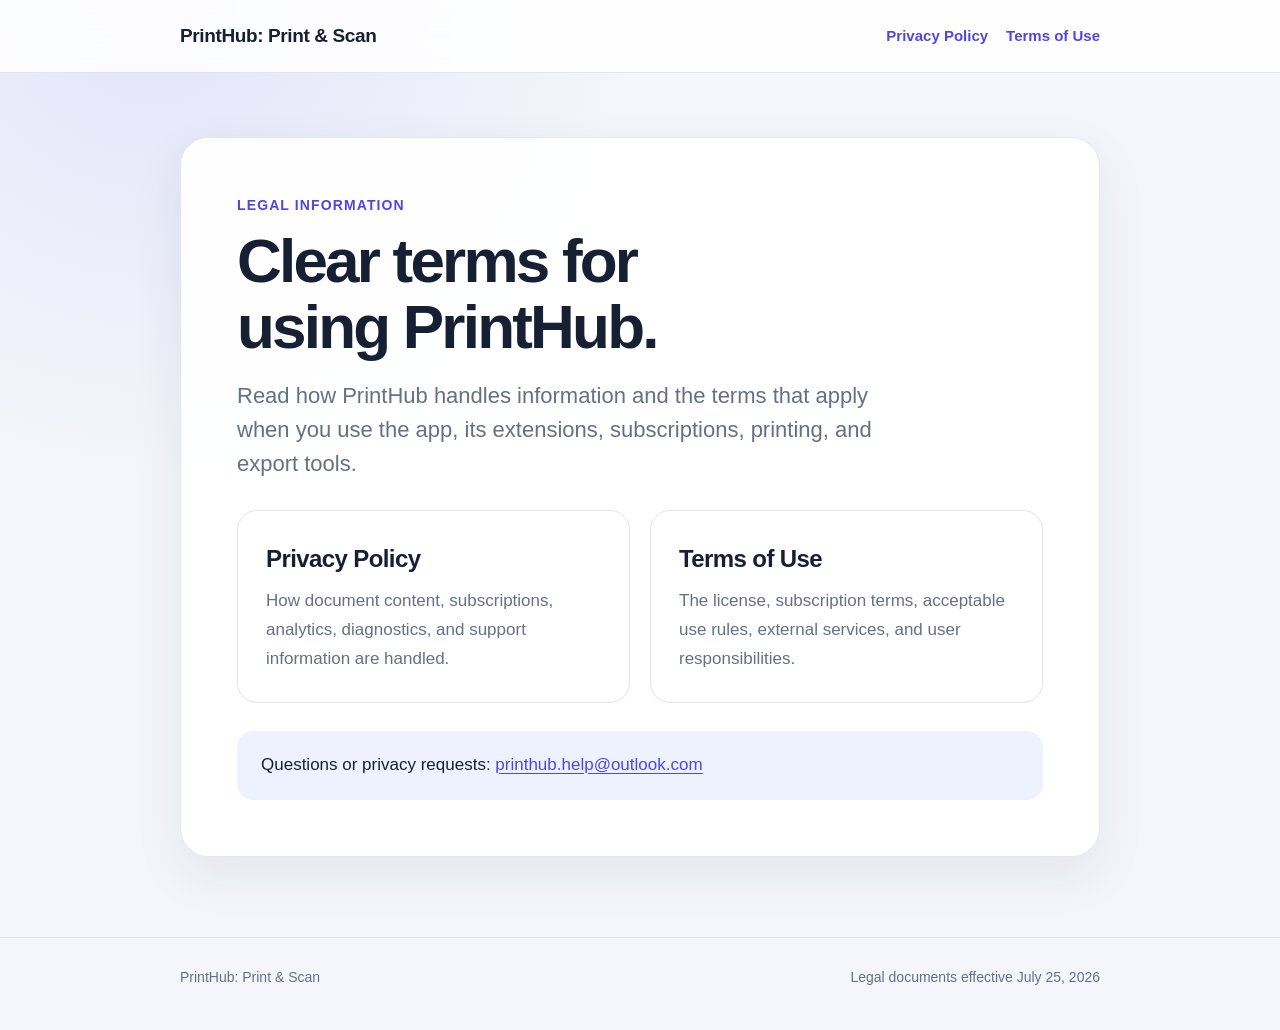
<file: index.html>
<!doctype html>
<html lang="en">
<head>
  <meta charset="utf-8">
  <meta name="viewport" content="width=device-width, initial-scale=1">
  <meta name="description" content="Privacy Policy and Terms of Use for PrintHub: Print & Scan.">
  <title>PrintHub Legal</title>
  <link rel="stylesheet" href="styles.css">
</head>
<body>
  <header class="site-header">
    <div class="site-header__inner">
      <a class="brand" href="index.html">PrintHub: Print &amp; Scan</a>
      <nav class="site-nav" aria-label="Legal documents">
        <a href="privacy.html">Privacy Policy</a>
        <a href="terms.html">Terms of Use</a>
      </nav>
    </div>
  </header>

  <main class="page">
    <div class="hero">
      <p class="eyebrow">Legal information</p>
      <h1>Clear terms for using PrintHub.</h1>
      <p class="hero__lead">
        Read how PrintHub handles information and the terms that apply when you
        use the app, its extensions, subscriptions, printing, and export tools.
      </p>

      <div class="cards">
        <a class="card" href="privacy.html">
          <h2>Privacy Policy</h2>
          <p>How document content, subscriptions, analytics, diagnostics, and support information are handled.</p>
        </a>
        <a class="card" href="terms.html">
          <h2>Terms of Use</h2>
          <p>The license, subscription terms, acceptable use rules, external services, and user responsibilities.</p>
        </a>
      </div>

      <p class="contact-note">
        Questions or privacy requests:
        <a href="mailto:printhub.help@outlook.com">printhub.help@outlook.com</a>
      </p>
    </div>
  </main>

  <footer class="site-footer">
    <div class="site-footer__inner">
      <span>PrintHub: Print &amp; Scan</span>
      <span>Legal documents effective July 25, 2026</span>
    </div>
  </footer>
</body>
</html>
</file>
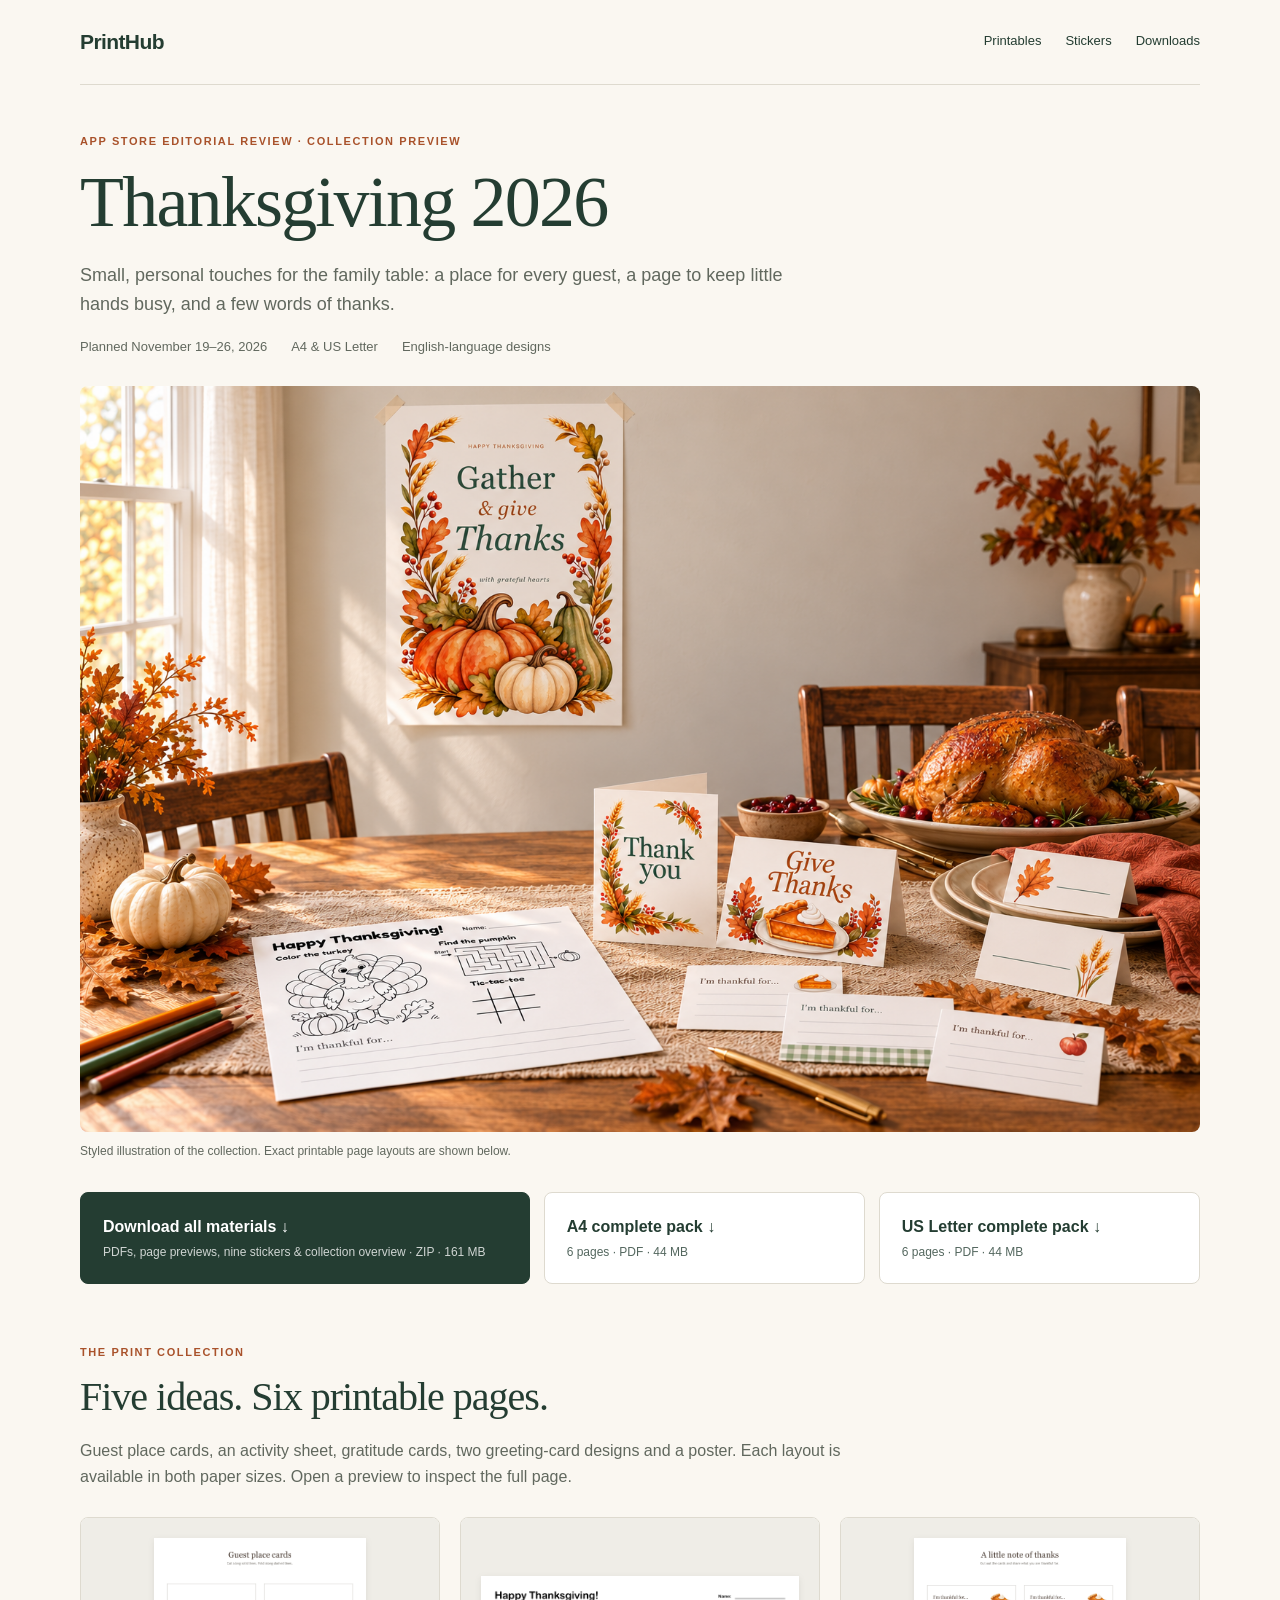
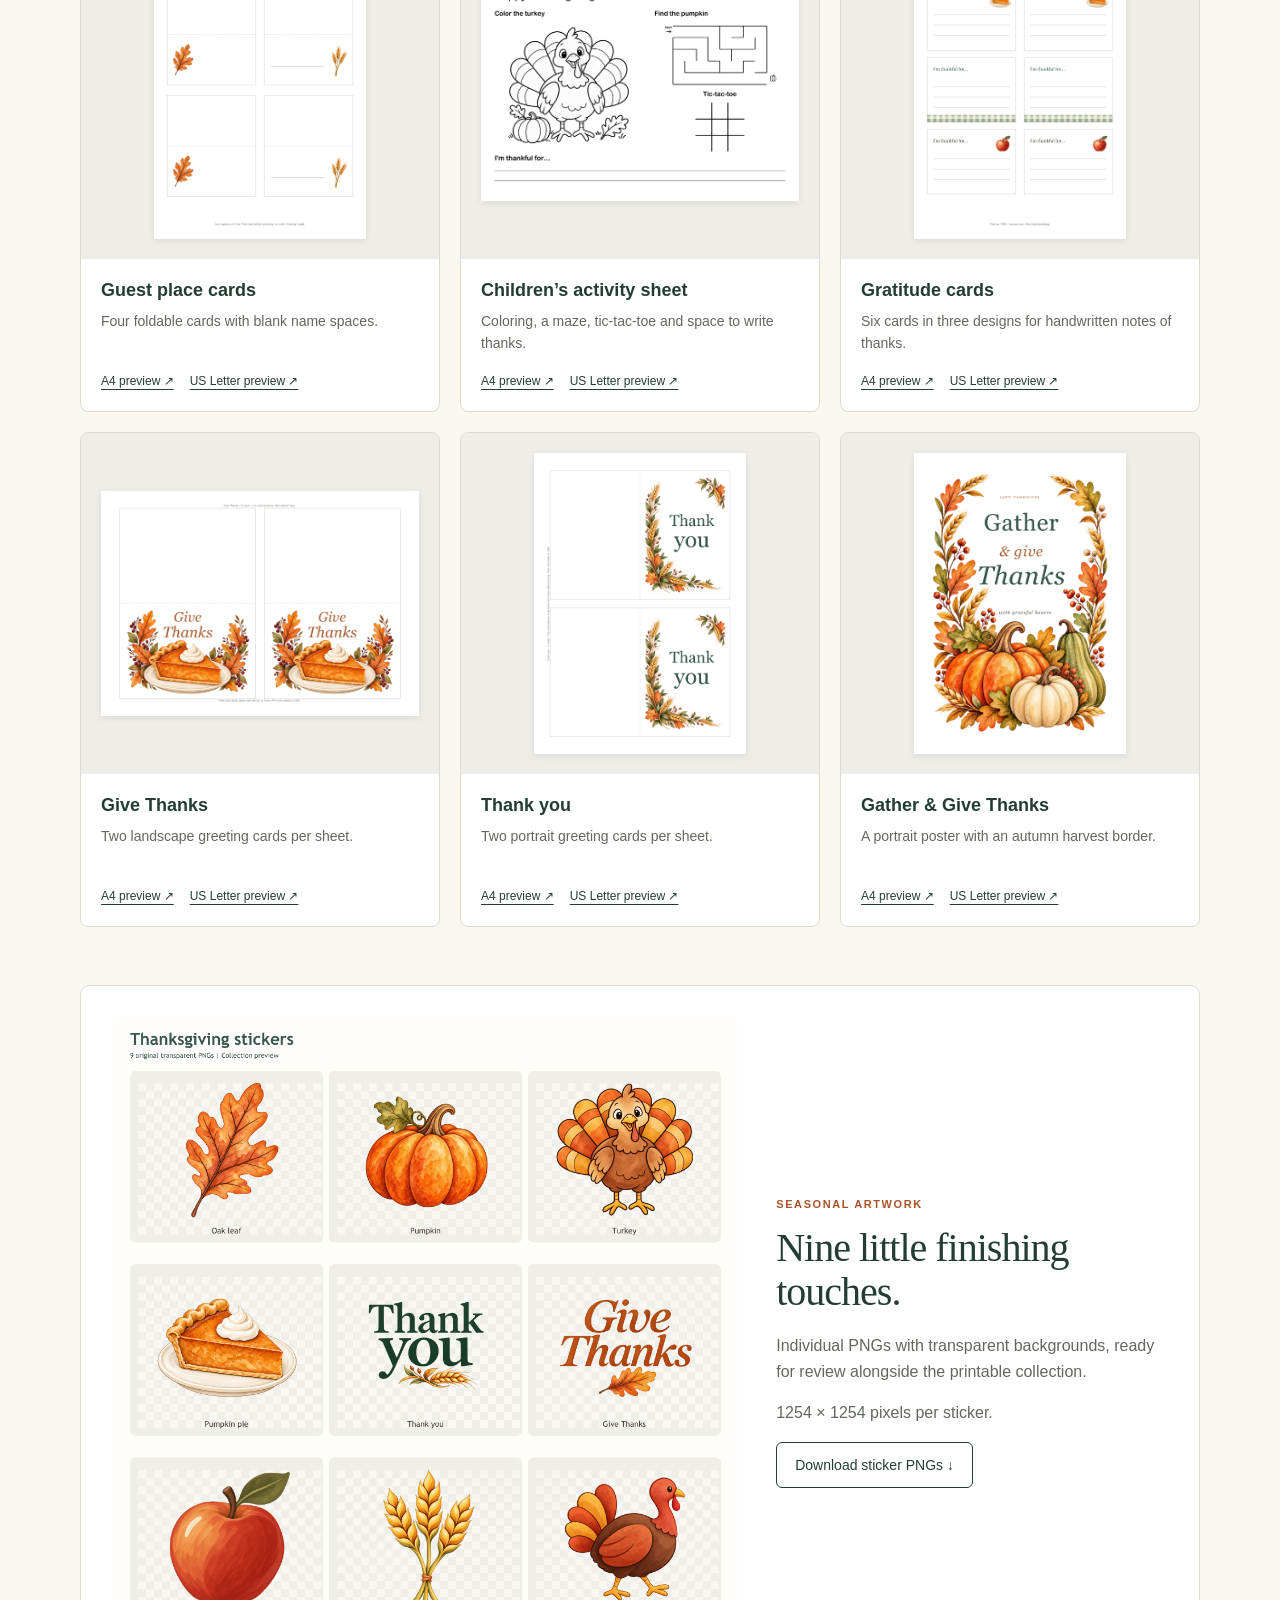
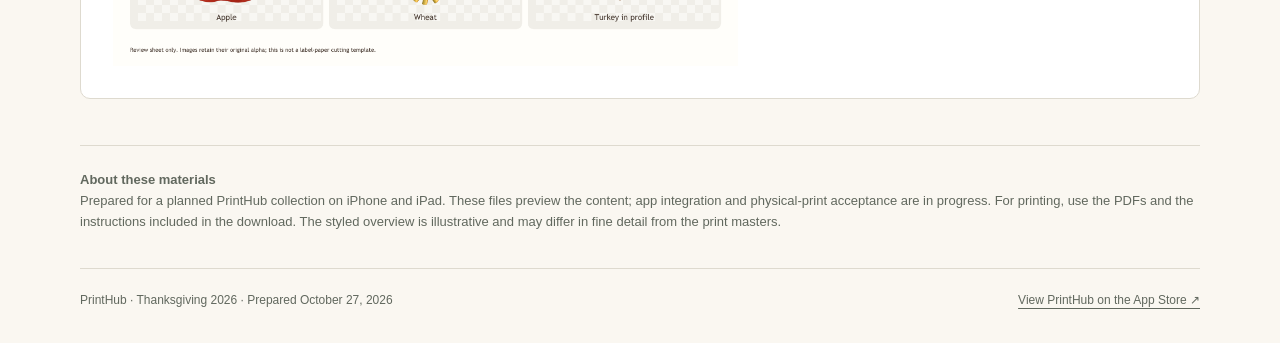
<file: thanksgiving-2026/index.html>
<!doctype html>
<html lang="en"><head><meta charset="utf-8"><meta name="viewport" content="width=device-width, initial-scale=1"><meta name="robots" content="noindex,nofollow"><meta name="description" content="PrintHub Thanksgiving 2026 collection: editorial previews, A4 and US Letter PDFs, and nine seasonal sticker designs."><title>Thanksgiving 2026 — PrintHub collection preview</title>
<style>
:root{--paper:#faf7f1;--ink:#243d32;--muted:#61685e;--copper:#a9522b;--line:#dedacf}*{box-sizing:border-box}body{margin:0;background:var(--paper);color:var(--ink);font-family:-apple-system,BlinkMacSystemFont,"Segoe UI",sans-serif;line-height:1.6}a{color:inherit;text-underline-offset:4px}a:focus-visible{outline:3px solid var(--copper);outline-offset:5px}header,main,footer{width:min(1120px,calc(100% - 48px));margin:auto}header{display:flex;align-items:center;justify-content:space-between;padding:25px 0;border-bottom:1px solid var(--line)}.brand{font-weight:750;font-size:21px;text-decoration:none;letter-spacing:-.6px}.eyebrow{font-size:11px;font-weight:700;letter-spacing:1.6px;text-transform:uppercase;color:var(--copper)}nav{display:flex;gap:24px;font-size:13px}nav a{text-decoration:none}.intro{padding:48px 0 28px;max-width:800px}h1,h2{font-family:Georgia,"Times New Roman",serif;font-weight:400;line-height:1.1;margin:13px 0 19px;letter-spacing:-1.8px}h1{font-size:clamp(45px,6vw,72px)}h2{font-size:40px;letter-spacing:-1px}h3{font-size:18px;margin:0 0 7px;line-height:1.3}.lead{font-size:18px;color:var(--muted);max-width:720px;margin:0 0 18px}.facts{display:flex;flex-wrap:wrap;gap:10px 24px;font-size:13px;color:var(--muted)}figure{margin:0}figure.hero img{display:block;width:100%;height:auto;border-radius:8px}figcaption{font-size:12px;color:var(--muted);margin:10px 0}.downloads{display:grid;grid-template-columns:1.4fr 1fr 1fr;gap:14px;margin:30px 0 60px}.download{display:flex;flex-direction:column;justify-content:center;padding:21px 22px;border:1px solid var(--line);border-radius:8px;text-decoration:none;background:#fff}.download.primary{background:var(--ink);color:#fff;border-color:var(--ink)}.download strong{font-size:16px}.download span{font-size:12px;opacity:.78;margin-top:4px}.download:hover{box-shadow:0 3px 14px #243d3212}.section-head{max-width:800px;margin-bottom:24px}.section-head p{color:var(--muted);margin:0}.grid{display:grid;grid-template-columns:repeat(3,1fr);gap:20px;margin:28px 0 58px}.card{border:1px solid var(--line);border-radius:8px;background:white;overflow:hidden}.preview{display:flex;align-items:center;justify-content:center;padding:20px;aspect-ratio:1.05;background:#efede7}.preview img{width:100%;height:100%;object-fit:contain;filter:drop-shadow(0 2px 3px #00000014)}.card-copy{padding:20px}.card p{font-size:14px;color:var(--muted);margin:0 0 18px;min-height:44px}.preview-links{display:flex;gap:16px;flex-wrap:wrap;font-size:12px}.stickers{display:grid;grid-template-columns:1.6fr 1fr;gap:38px;align-items:center;padding:32px;border:1px solid var(--line);border-radius:10px;background:#fff;margin-bottom:46px}.stickers img{display:block;width:100%;height:auto}.stickers p{color:var(--muted)}.button{display:inline-block;border:1px solid var(--ink);padding:11px 18px;border-radius:6px;text-decoration:none;font-size:14px}.note{border-top:1px solid var(--line);padding:24px 0 36px;font-size:13px;color:var(--muted)}footer{border-top:1px solid var(--line);padding:22px 0 32px;display:flex;justify-content:space-between;gap:16px;font-size:12px;color:var(--muted)}@media(max-width:800px){.grid{grid-template-columns:repeat(2,1fr)}.downloads{grid-template-columns:1fr 1fr}.download.primary{grid-column:1/-1}.stickers{grid-template-columns:1fr;gap:15px}}@media(max-width:520px){header,main,footer{width:calc(100% - 32px)}header{gap:14px}.eyebrow{font-size:10px}nav{gap:14px;font-size:12px}.intro{padding-top:32px}h1{letter-spacing:-1px}.grid{grid-template-columns:1fr}.downloads{grid-template-columns:1fr}.stickers{padding:20px}.card p{min-height:0}.facts{gap:5px 16px}footer{flex-direction:column}}
</style></head><body>
<header><a class="brand" href="https://apps.apple.com/us/app/printhub-printer-scanner/id6794062278">PrintHub</a><nav aria-label="Page sections"><a href="#printables">Printables</a><a href="#stickers">Stickers</a><a href="#downloads">Downloads</a></nav></header>
<main><section class="intro"><div class="eyebrow">App Store editorial review · Collection preview</div><h1>Thanksgiving 2026</h1><p class="lead">Small, personal touches for the family table: a place for every guest, a page to keep little hands busy, and a few words of thanks.</p><div class="facts"><span>Planned November 19–26, 2026</span><span>A4 &amp; US Letter</span><span>English-language designs</span></div></section>
<figure class="hero"><img src="assets/collection-overview.png" width="1536" height="1024" alt="Thanksgiving collection arranged on a table: cards, children's activity sheet, plates, autumn decorations and a roast turkey, with an unframed poster on the wall."><figcaption>Styled illustration of the collection. Exact printable page layouts are shown below.</figcaption></figure>
<section class="downloads" id="downloads" aria-label="Download materials"><a class="download primary" href="https://github.com/chematiks/printhub-legal/releases/download/thanksgiving-2026-materials/PrintHub-Thanksgiving-2026-Materials.zip"><strong>Download all materials ↓</strong><span>PDFs, page previews, nine stickers &amp; collection overview · ZIP · 161 MB</span></a><a class="download" href="https://github.com/chematiks/printhub-legal/releases/download/thanksgiving-2026-materials/PrintHub-Thanksgiving-A4.pdf"><strong>A4 complete pack ↓</strong><span>6 pages · PDF · 44 MB</span></a><a class="download" href="https://github.com/chematiks/printhub-legal/releases/download/thanksgiving-2026-materials/PrintHub-Thanksgiving-US-Letter.pdf"><strong>US Letter complete pack ↓</strong><span>6 pages · PDF · 44 MB</span></a></section>
<section id="printables"><div class="section-head"><div class="eyebrow">The print collection</div><h2>Five ideas. Six printable pages.</h2><p>Guest place cards, an activity sheet, gratitude cards, two greeting-card designs and a poster. Each layout is available in both paper sizes. Open a preview to inspect the full page.</p></div><div class="grid"><article class="card" id="guest-place-cards"><a class="preview" href="assets/a4-1.png" target="_blank" rel="noopener" aria-label="Open Guest place cards full-size A4 preview"><img src="assets/a4-1.png" alt="Guest place cards — exact PDF page preview" loading="lazy"></a><div class="card-copy"><h3>Guest place cards</h3><p>Four foldable cards with blank name spaces.</p><div class="preview-links"><a href="assets/a4-1.png" target="_blank" rel="noopener">A4 preview ↗</a><a href="assets/letter-1.png" target="_blank" rel="noopener">US Letter preview ↗</a></div></div></article><article class="card" id="kids-activity-sheet"><a class="preview" href="assets/a4-2.png" target="_blank" rel="noopener" aria-label="Open Children’s activity sheet full-size A4 preview"><img src="assets/a4-2.png" alt="Children’s activity sheet — exact PDF page preview" loading="lazy"></a><div class="card-copy"><h3>Children’s activity sheet</h3><p>Coloring, a maze, tic-tac-toe and space to write thanks.</p><div class="preview-links"><a href="assets/a4-2.png" target="_blank" rel="noopener">A4 preview ↗</a><a href="assets/letter-2.png" target="_blank" rel="noopener">US Letter preview ↗</a></div></div></article><article class="card" id="gratitude-cards"><a class="preview" href="assets/a4-3.png" target="_blank" rel="noopener" aria-label="Open Gratitude cards full-size A4 preview"><img src="assets/a4-3.png" alt="Gratitude cards — exact PDF page preview" loading="lazy"></a><div class="card-copy"><h3>Gratitude cards</h3><p>Six cards in three designs for handwritten notes of thanks.</p><div class="preview-links"><a href="assets/a4-3.png" target="_blank" rel="noopener">A4 preview ↗</a><a href="assets/letter-3.png" target="_blank" rel="noopener">US Letter preview ↗</a></div></div></article><article class="card" id="give-thanks"><a class="preview" href="assets/a4-4.png" target="_blank" rel="noopener" aria-label="Open Give Thanks full-size A4 preview"><img src="assets/a4-4.png" alt="Give Thanks — exact PDF page preview" loading="lazy"></a><div class="card-copy"><h3>Give Thanks</h3><p>Two landscape greeting cards per sheet.</p><div class="preview-links"><a href="assets/a4-4.png" target="_blank" rel="noopener">A4 preview ↗</a><a href="assets/letter-4.png" target="_blank" rel="noopener">US Letter preview ↗</a></div></div></article><article class="card" id="thank-you"><a class="preview" href="assets/a4-5.png" target="_blank" rel="noopener" aria-label="Open Thank you full-size A4 preview"><img src="assets/a4-5.png" alt="Thank you — exact PDF page preview" loading="lazy"></a><div class="card-copy"><h3>Thank you</h3><p>Two portrait greeting cards per sheet.</p><div class="preview-links"><a href="assets/a4-5.png" target="_blank" rel="noopener">A4 preview ↗</a><a href="assets/letter-5.png" target="_blank" rel="noopener">US Letter preview ↗</a></div></div></article><article class="card" id="poster"><a class="preview" href="assets/a4-6.png" target="_blank" rel="noopener" aria-label="Open Gather &amp; Give Thanks full-size A4 preview"><img src="assets/a4-6.png" alt="Gather &amp; Give Thanks — exact PDF page preview" loading="lazy"></a><div class="card-copy"><h3>Gather &amp; Give Thanks</h3><p>A portrait poster with an autumn harvest border.</p><div class="preview-links"><a href="assets/a4-6.png" target="_blank" rel="noopener">A4 preview ↗</a><a href="assets/letter-6.png" target="_blank" rel="noopener">US Letter preview ↗</a></div></div></article></div></section>
<section id="stickers" class="stickers"><a href="assets/stickers-overview.png" target="_blank" rel="noopener" aria-label="Open full-size overview of all nine stickers"><img src="assets/stickers-overview.png" alt="Nine autumn sticker designs: oak leaf, pumpkin, turkey, pie, Thank you, Give Thanks, apple, wheat and a simple turkey in profile." loading="lazy"></a><div><div class="eyebrow">Seasonal artwork</div><h2>Nine little finishing touches.</h2><p>Individual PNGs with transparent backgrounds, ready for review alongside the printable collection.</p><p>1254 × 1254 pixels per sticker.</p><a class="button" href="https://github.com/chematiks/printhub-legal/releases/download/thanksgiving-2026-materials/PrintHub-Thanksgiving-2026-Stickers.zip">Download sticker PNGs ↓</a></div></section>
<aside class="note"><strong>About these materials</strong><br>Prepared for a planned PrintHub collection on iPhone and iPad. These files preview the content; app integration and physical-print acceptance are in progress. For printing, use the PDFs and the instructions included in the download. The styled overview is illustrative and may differ in fine detail from the print masters.</aside></main>
<footer><span>PrintHub · Thanksgiving 2026 · Prepared October 27, 2026</span><a href="https://apps.apple.com/us/app/printhub-printer-scanner/id6794062278">View PrintHub on the App Store ↗</a></footer></body></html>
</file>
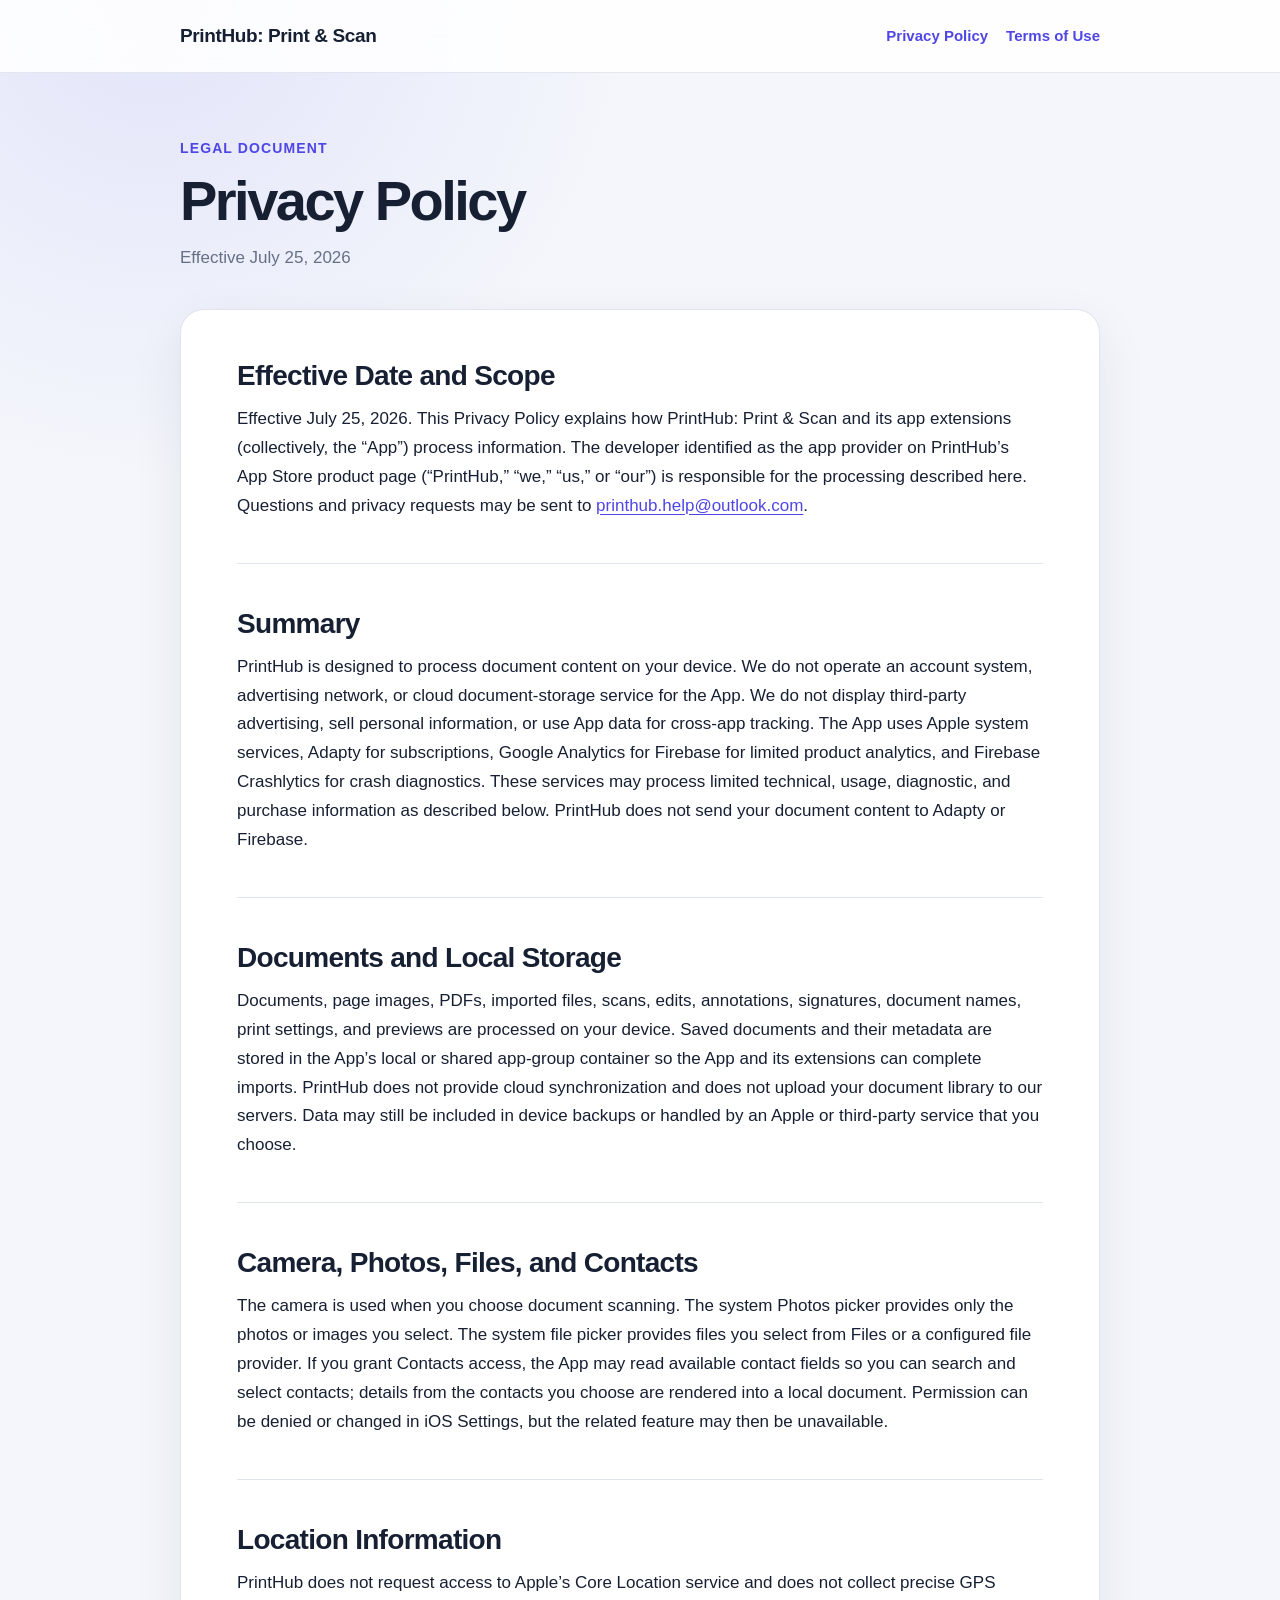
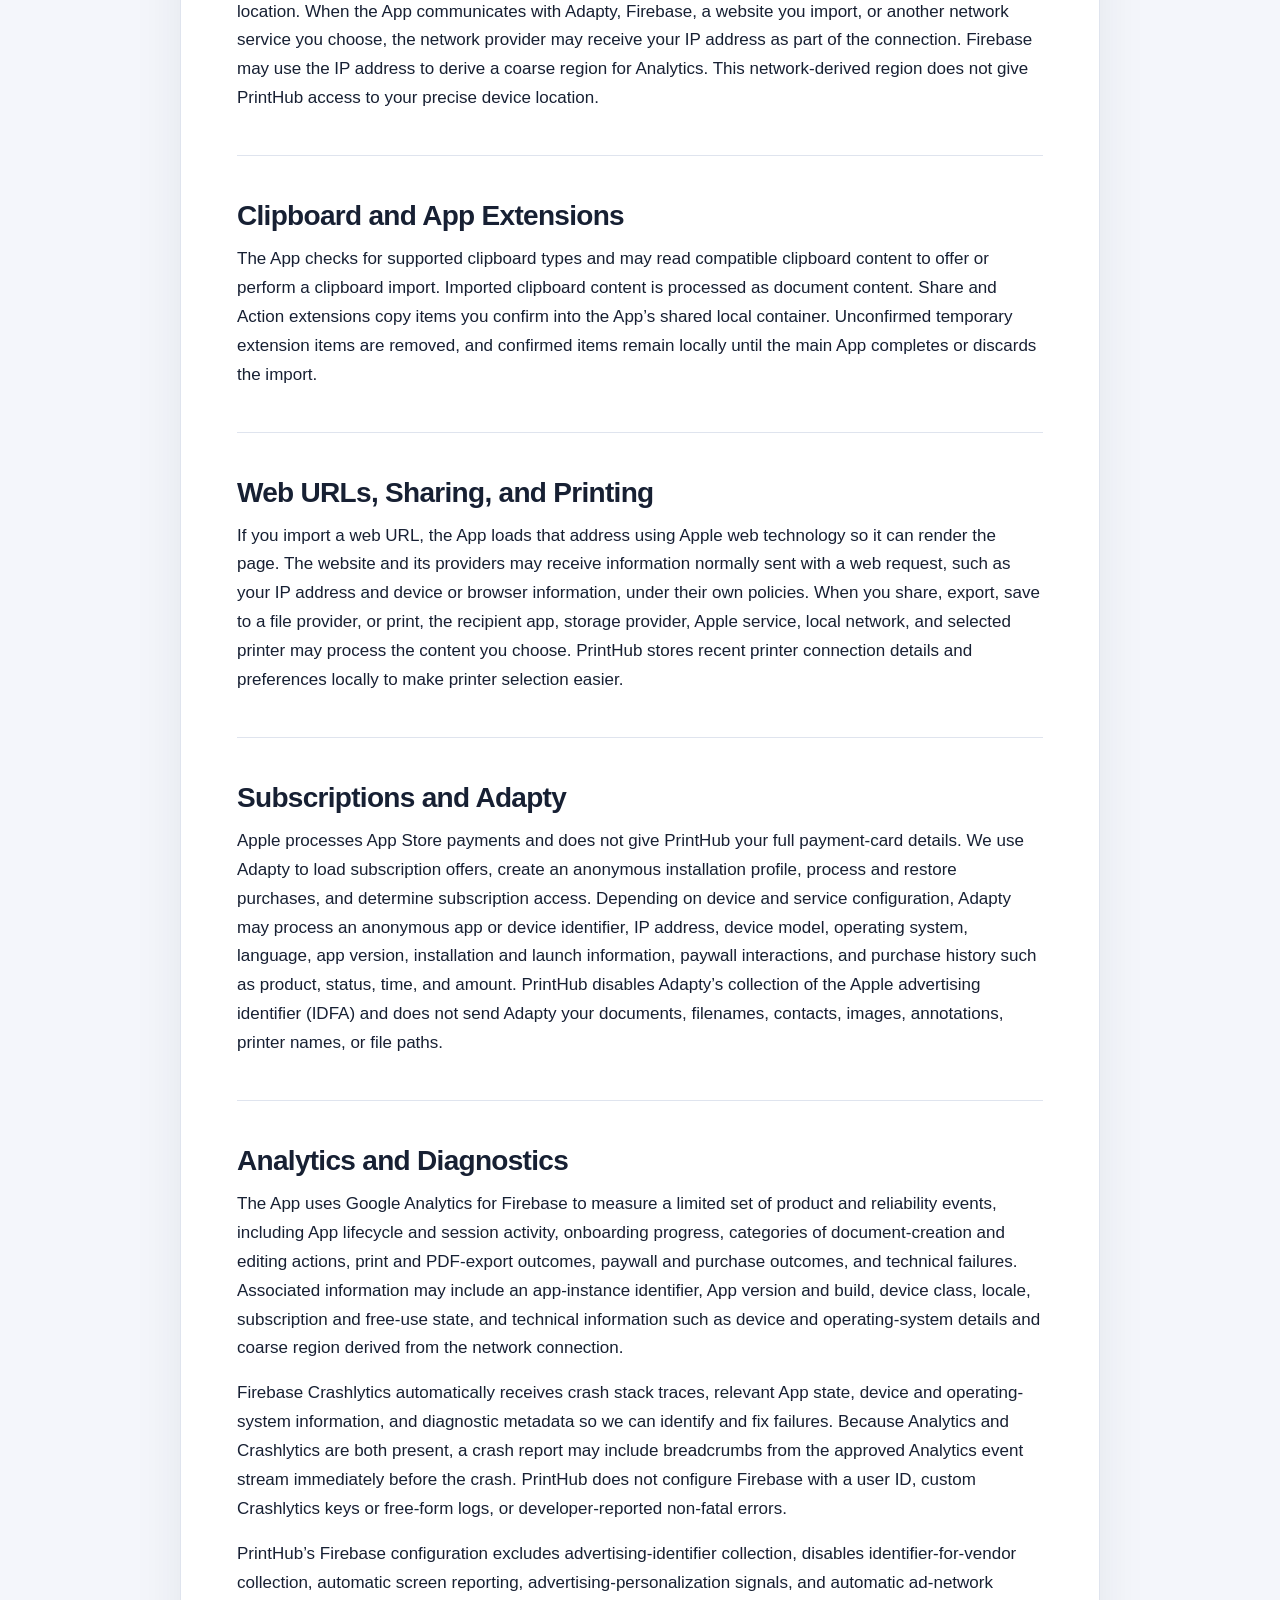
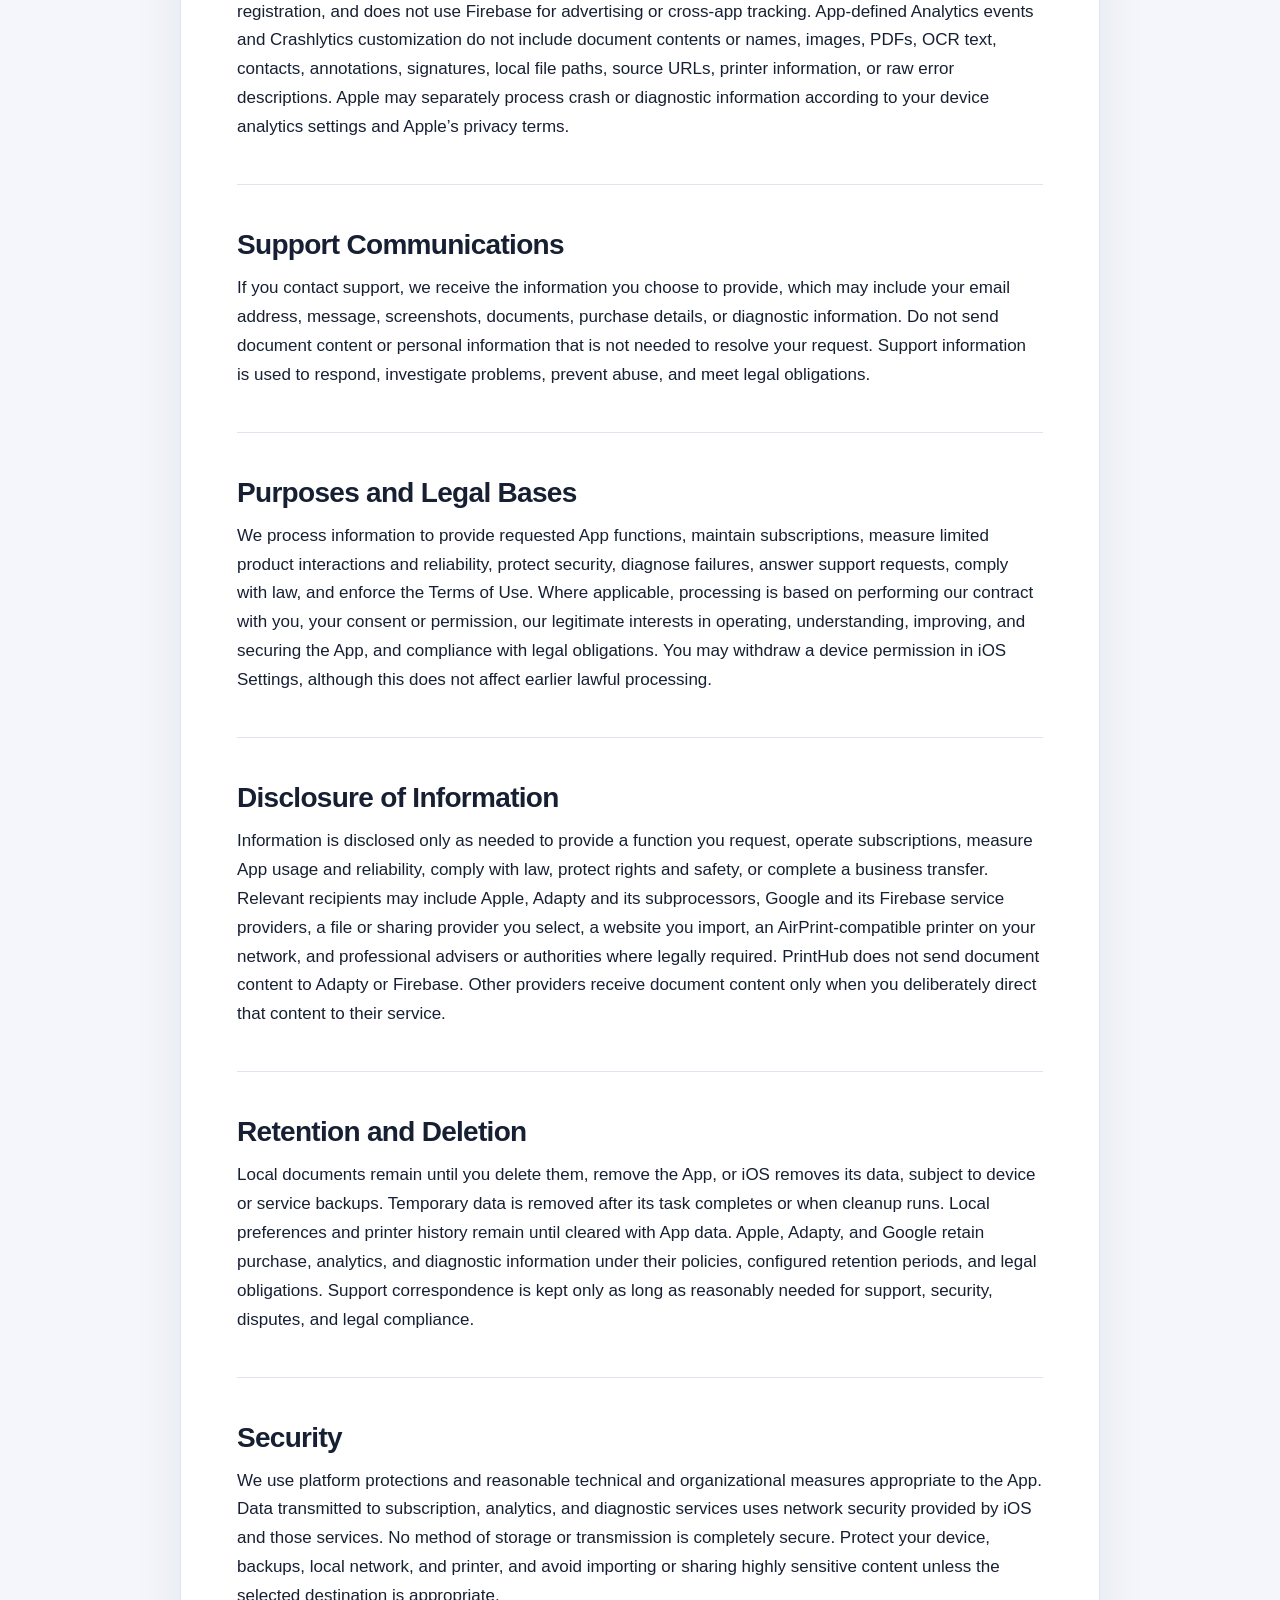
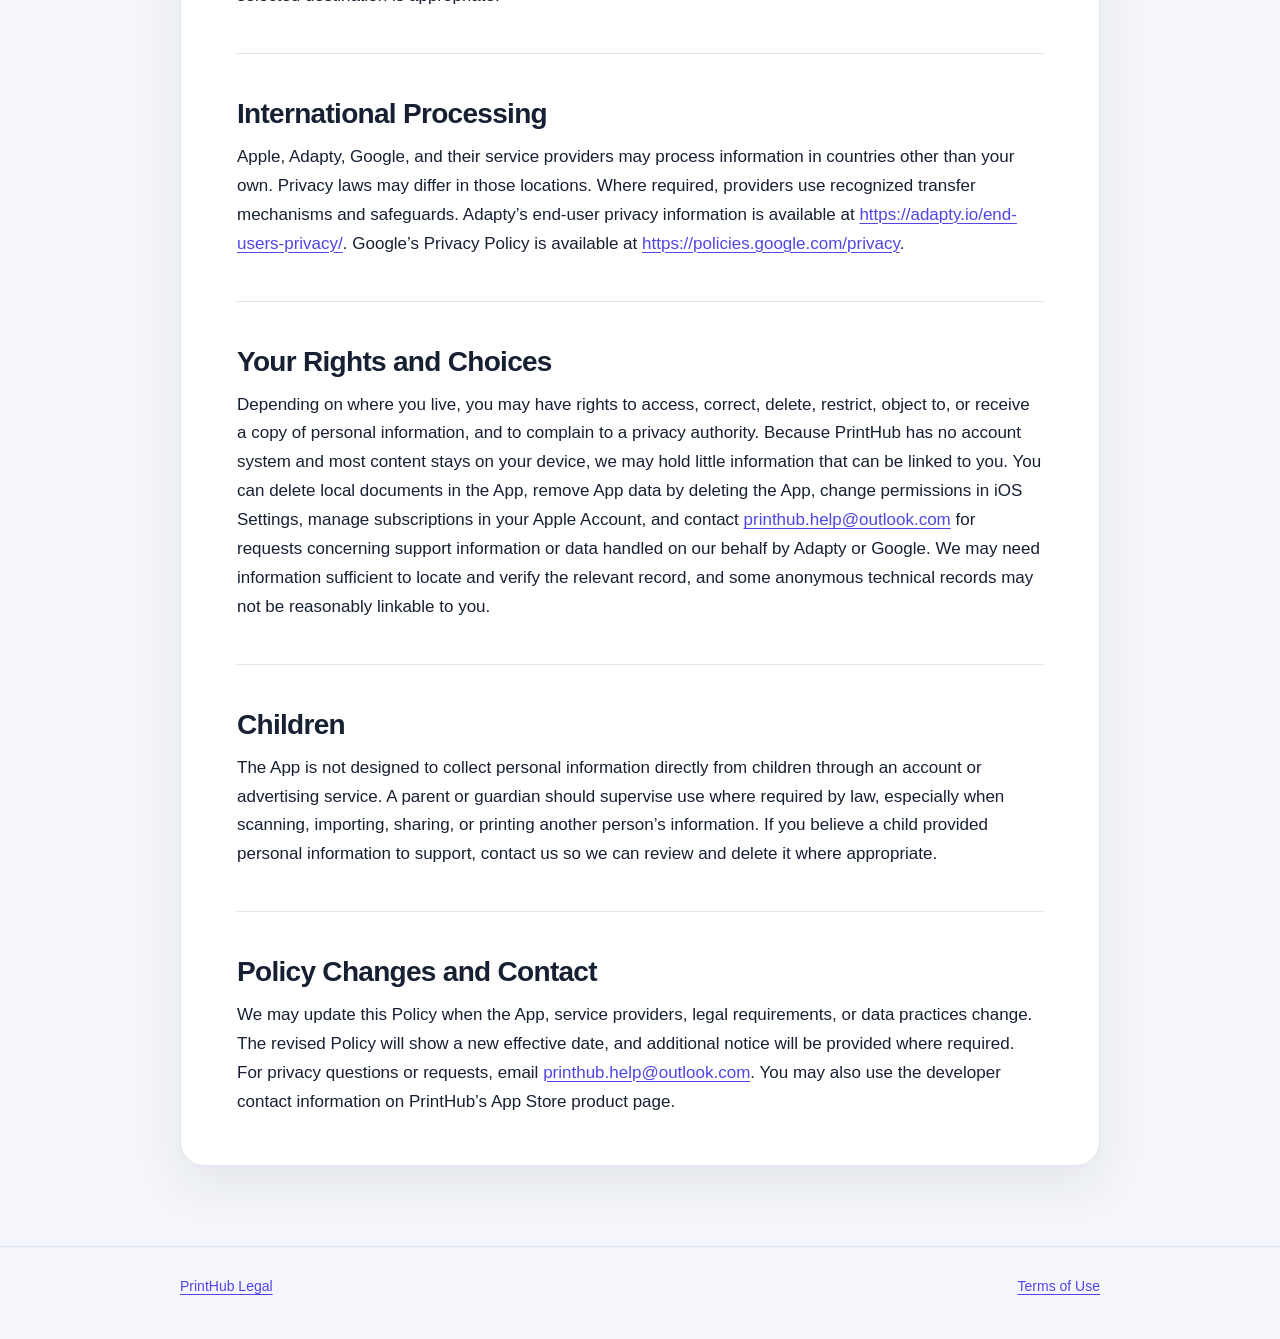
<file: privacy.html>
<!doctype html>
<html lang="en">
<head>
  <meta charset="utf-8">
  <meta name="viewport" content="width=device-width, initial-scale=1">
  <meta name="description" content="Privacy Policy for PrintHub: Print & Scan.">
  <title>Privacy Policy — PrintHub</title>
  <link rel="stylesheet" href="styles.css">
</head>
<body>
  <header class="site-header">
    <div class="site-header__inner">
      <a class="brand" href="index.html">PrintHub: Print &amp; Scan</a>
      <nav class="site-nav" aria-label="Legal documents">
        <a href="privacy.html" aria-current="page">Privacy Policy</a>
        <a href="terms.html">Terms of Use</a>
      </nav>
    </div>
  </header>

  <main class="page">
    <header class="document-header">
      <p class="eyebrow">Legal document</p>
      <h1>Privacy Policy</h1>
      <p class="document-meta">Effective July 25, 2026</p>
    </header>

    <article class="legal-document">
      <section>
        <h2>Effective Date and Scope</h2>
        <p>Effective July 25, 2026. This Privacy Policy explains how PrintHub: Print &amp; Scan and its app extensions (collectively, the “App”) process information. The developer identified as the app provider on PrintHub’s App Store product page (“PrintHub,” “we,” “us,” or “our”) is responsible for the processing described here. Questions and privacy requests may be sent to <a href="mailto:printhub.help@outlook.com">printhub.help@outlook.com</a>.</p>
      </section>

      <section>
        <h2>Summary</h2>
        <p>PrintHub is designed to process document content on your device. We do not operate an account system, advertising network, or cloud document-storage service for the App. We do not display third-party advertising, sell personal information, or use App data for cross-app tracking. The App uses Apple system services, Adapty for subscriptions, Google Analytics for Firebase for limited product analytics, and Firebase Crashlytics for crash diagnostics. These services may process limited technical, usage, diagnostic, and purchase information as described below. PrintHub does not send your document content to Adapty or Firebase.</p>
      </section>

      <section>
        <h2>Documents and Local Storage</h2>
        <p>Documents, page images, PDFs, imported files, scans, edits, annotations, signatures, document names, print settings, and previews are processed on your device. Saved documents and their metadata are stored in the App’s local or shared app-group container so the App and its extensions can complete imports. PrintHub does not provide cloud synchronization and does not upload your document library to our servers. Data may still be included in device backups or handled by an Apple or third-party service that you choose.</p>
      </section>

      <section>
        <h2>Camera, Photos, Files, and Contacts</h2>
        <p>The camera is used when you choose document scanning. The system Photos picker provides only the photos or images you select. The system file picker provides files you select from Files or a configured file provider. If you grant Contacts access, the App may read available contact fields so you can search and select contacts; details from the contacts you choose are rendered into a local document. Permission can be denied or changed in iOS Settings, but the related feature may then be unavailable.</p>
      </section>

      <section>
        <h2>Location Information</h2>
        <p>PrintHub does not request access to Apple’s Core Location service and does not collect precise GPS location. When the App communicates with Adapty, Firebase, a website you import, or another network service you choose, the network provider may receive your IP address as part of the connection. Firebase may use the IP address to derive a coarse region for Analytics. This network-derived region does not give PrintHub access to your precise device location.</p>
      </section>

      <section>
        <h2>Clipboard and App Extensions</h2>
        <p>The App checks for supported clipboard types and may read compatible clipboard content to offer or perform a clipboard import. Imported clipboard content is processed as document content. Share and Action extensions copy items you confirm into the App’s shared local container. Unconfirmed temporary extension items are removed, and confirmed items remain locally until the main App completes or discards the import.</p>
      </section>

      <section>
        <h2>Web URLs, Sharing, and Printing</h2>
        <p>If you import a web URL, the App loads that address using Apple web technology so it can render the page. The website and its providers may receive information normally sent with a web request, such as your IP address and device or browser information, under their own policies. When you share, export, save to a file provider, or print, the recipient app, storage provider, Apple service, local network, and selected printer may process the content you choose. PrintHub stores recent printer connection details and preferences locally to make printer selection easier.</p>
      </section>

      <section>
        <h2>Subscriptions and Adapty</h2>
        <p>Apple processes App Store payments and does not give PrintHub your full payment-card details. We use Adapty to load subscription offers, create an anonymous installation profile, process and restore purchases, and determine subscription access. Depending on device and service configuration, Adapty may process an anonymous app or device identifier, IP address, device model, operating system, language, app version, installation and launch information, paywall interactions, and purchase history such as product, status, time, and amount. PrintHub disables Adapty’s collection of the Apple advertising identifier (IDFA) and does not send Adapty your documents, filenames, contacts, images, annotations, printer names, or file paths.</p>
      </section>

      <section>
        <h2>Analytics and Diagnostics</h2>
        <p>The App uses Google Analytics for Firebase to measure a limited set of product and reliability events, including App lifecycle and session activity, onboarding progress, categories of document-creation and editing actions, print and PDF-export outcomes, paywall and purchase outcomes, and technical failures. Associated information may include an app-instance identifier, App version and build, device class, locale, subscription and free-use state, and technical information such as device and operating-system details and coarse region derived from the network connection.</p>
        <p>Firebase Crashlytics automatically receives crash stack traces, relevant App state, device and operating-system information, and diagnostic metadata so we can identify and fix failures. Because Analytics and Crashlytics are both present, a crash report may include breadcrumbs from the approved Analytics event stream immediately before the crash. PrintHub does not configure Firebase with a user ID, custom Crashlytics keys or free-form logs, or developer-reported non-fatal errors.</p>
        <p>PrintHub’s Firebase configuration excludes advertising-identifier collection, disables identifier-for-vendor collection, automatic screen reporting, advertising-personalization signals, and automatic ad-network registration, and does not use Firebase for advertising or cross-app tracking. App-defined Analytics events and Crashlytics customization do not include document contents or names, images, PDFs, OCR text, contacts, annotations, signatures, local file paths, source URLs, printer information, or raw error descriptions. Apple may separately process crash or diagnostic information according to your device analytics settings and Apple’s privacy terms.</p>
      </section>

      <section>
        <h2>Support Communications</h2>
        <p>If you contact support, we receive the information you choose to provide, which may include your email address, message, screenshots, documents, purchase details, or diagnostic information. Do not send document content or personal information that is not needed to resolve your request. Support information is used to respond, investigate problems, prevent abuse, and meet legal obligations.</p>
      </section>

      <section>
        <h2>Purposes and Legal Bases</h2>
        <p>We process information to provide requested App functions, maintain subscriptions, measure limited product interactions and reliability, protect security, diagnose failures, answer support requests, comply with law, and enforce the Terms of Use. Where applicable, processing is based on performing our contract with you, your consent or permission, our legitimate interests in operating, understanding, improving, and securing the App, and compliance with legal obligations. You may withdraw a device permission in iOS Settings, although this does not affect earlier lawful processing.</p>
      </section>

      <section>
        <h2>Disclosure of Information</h2>
        <p>Information is disclosed only as needed to provide a function you request, operate subscriptions, measure App usage and reliability, comply with law, protect rights and safety, or complete a business transfer. Relevant recipients may include Apple, Adapty and its subprocessors, Google and its Firebase service providers, a file or sharing provider you select, a website you import, an AirPrint-compatible printer on your network, and professional advisers or authorities where legally required. PrintHub does not send document content to Adapty or Firebase. Other providers receive document content only when you deliberately direct that content to their service.</p>
      </section>

      <section>
        <h2>Retention and Deletion</h2>
        <p>Local documents remain until you delete them, remove the App, or iOS removes its data, subject to device or service backups. Temporary data is removed after its task completes or when cleanup runs. Local preferences and printer history remain until cleared with App data. Apple, Adapty, and Google retain purchase, analytics, and diagnostic information under their policies, configured retention periods, and legal obligations. Support correspondence is kept only as long as reasonably needed for support, security, disputes, and legal compliance.</p>
      </section>

      <section>
        <h2>Security</h2>
        <p>We use platform protections and reasonable technical and organizational measures appropriate to the App. Data transmitted to subscription, analytics, and diagnostic services uses network security provided by iOS and those services. No method of storage or transmission is completely secure. Protect your device, backups, local network, and printer, and avoid importing or sharing highly sensitive content unless the selected destination is appropriate.</p>
      </section>

      <section>
        <h2>International Processing</h2>
        <p>Apple, Adapty, Google, and their service providers may process information in countries other than your own. Privacy laws may differ in those locations. Where required, providers use recognized transfer mechanisms and safeguards. Adapty’s end-user privacy information is available at <a href="https://adapty.io/end-users-privacy/">https://adapty.io/end-users-privacy/</a>. Google’s Privacy Policy is available at <a href="https://policies.google.com/privacy">https://policies.google.com/privacy</a>.</p>
      </section>

      <section>
        <h2>Your Rights and Choices</h2>
        <p>Depending on where you live, you may have rights to access, correct, delete, restrict, object to, or receive a copy of personal information, and to complain to a privacy authority. Because PrintHub has no account system and most content stays on your device, we may hold little information that can be linked to you. You can delete local documents in the App, remove App data by deleting the App, change permissions in iOS Settings, manage subscriptions in your Apple Account, and contact <a href="mailto:printhub.help@outlook.com">printhub.help@outlook.com</a> for requests concerning support information or data handled on our behalf by Adapty or Google. We may need information sufficient to locate and verify the relevant record, and some anonymous technical records may not be reasonably linkable to you.</p>
      </section>

      <section>
        <h2>Children</h2>
        <p>The App is not designed to collect personal information directly from children through an account or advertising service. A parent or guardian should supervise use where required by law, especially when scanning, importing, sharing, or printing another person’s information. If you believe a child provided personal information to support, contact us so we can review and delete it where appropriate.</p>
      </section>

      <section>
        <h2>Policy Changes and Contact</h2>
        <p>We may update this Policy when the App, service providers, legal requirements, or data practices change. The revised Policy will show a new effective date, and additional notice will be provided where required. For privacy questions or requests, email <a href="mailto:printhub.help@outlook.com">printhub.help@outlook.com</a>. You may also use the developer contact information on PrintHub’s App Store product page.</p>
      </section>
    </article>
  </main>

  <footer class="site-footer">
    <div class="site-footer__inner">
      <a href="index.html">PrintHub Legal</a>
      <a href="terms.html">Terms of Use</a>
    </div>
  </footer>
</body>
</html>
</file>
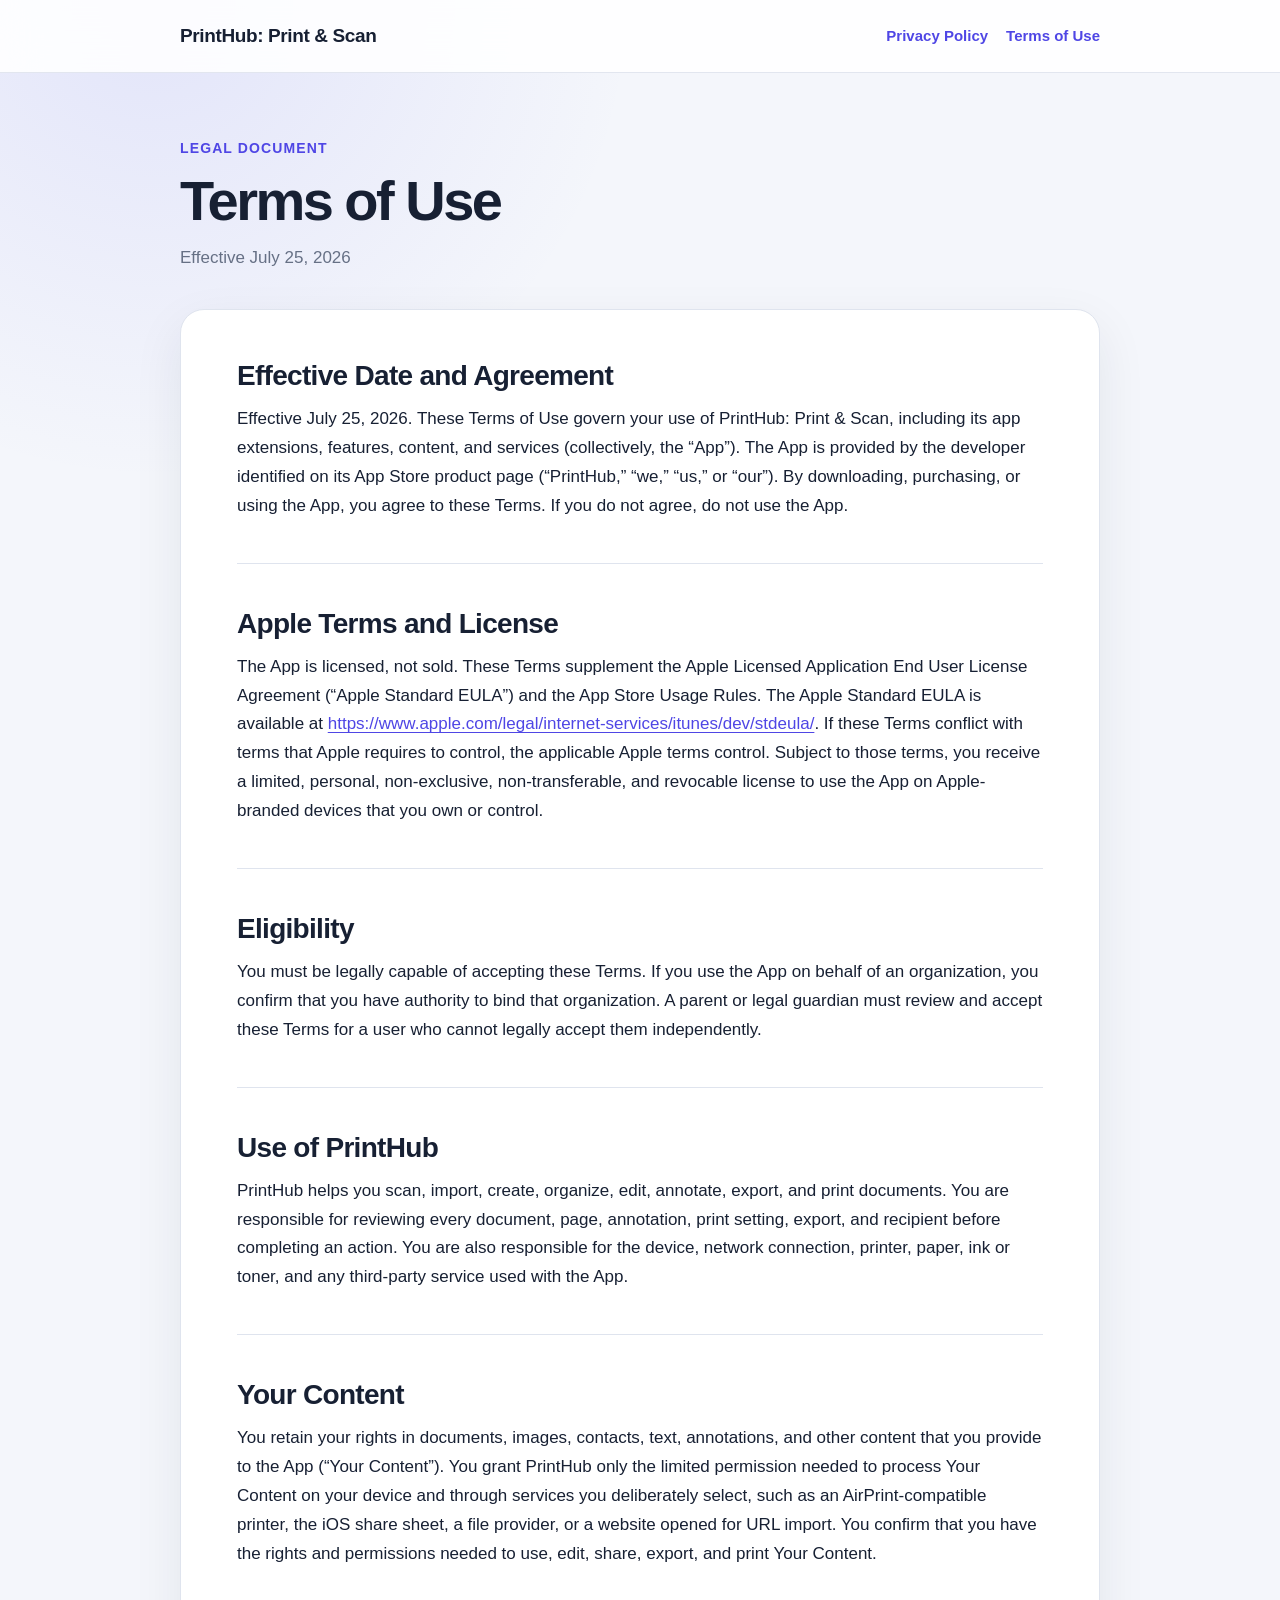
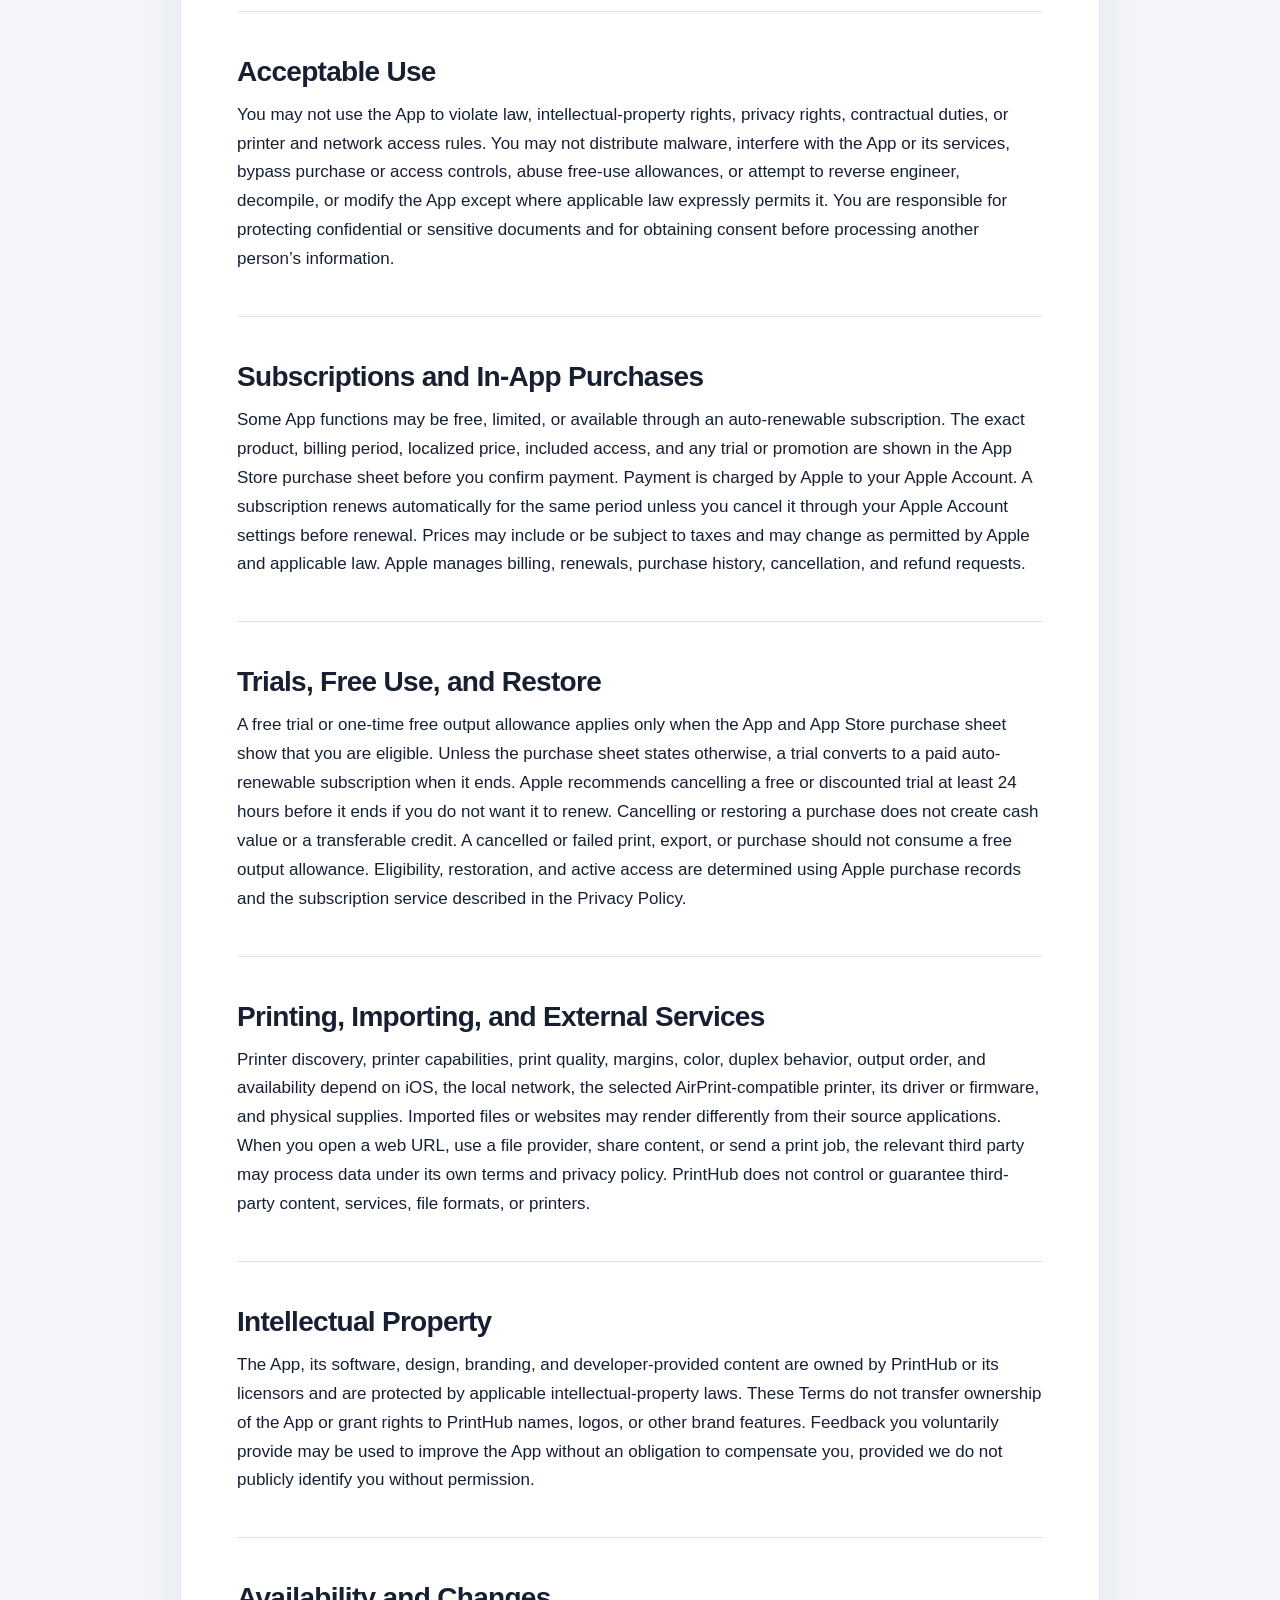
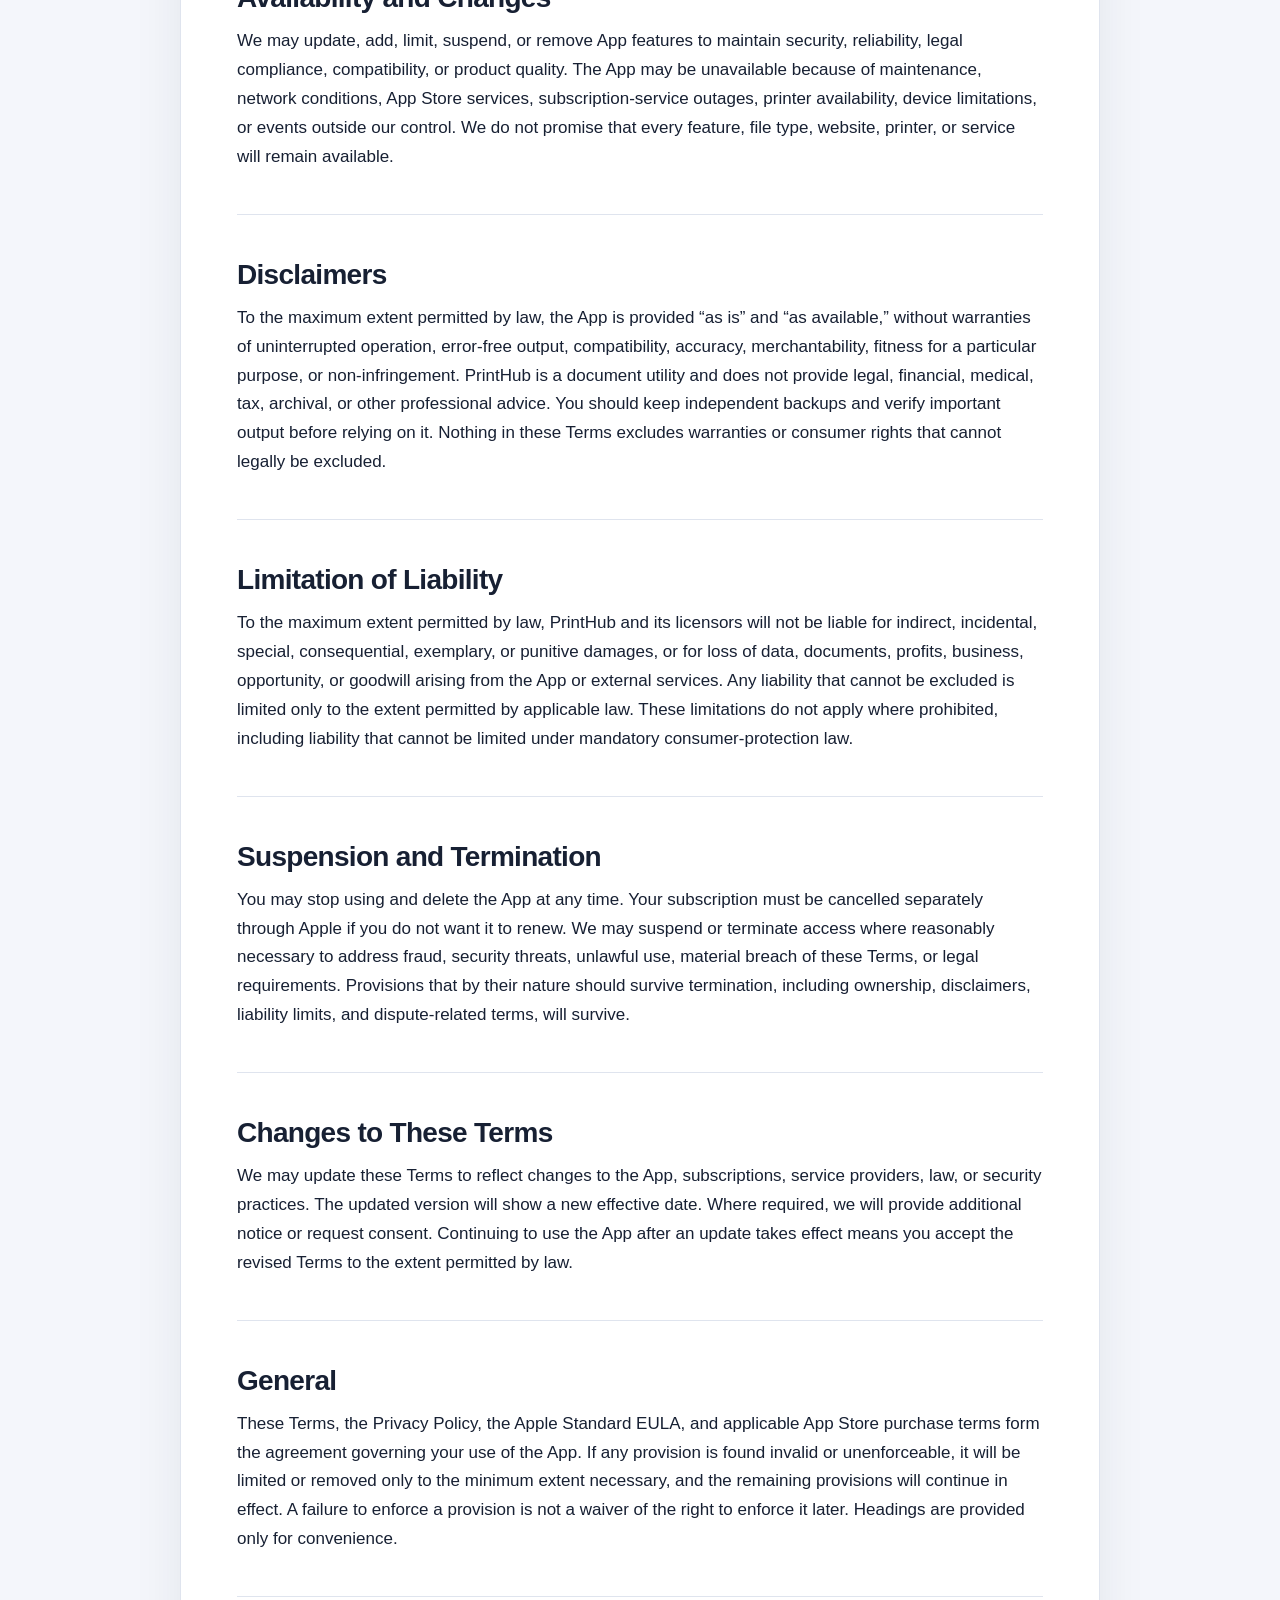
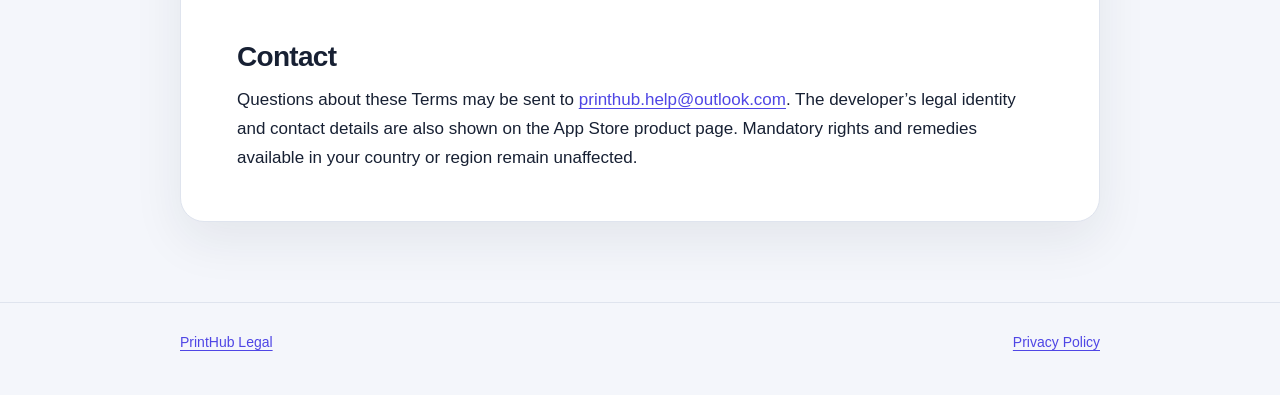
<file: terms.html>
<!doctype html>
<html lang="en">
<head>
  <meta charset="utf-8">
  <meta name="viewport" content="width=device-width, initial-scale=1">
  <meta name="description" content="Terms of Use for PrintHub: Print & Scan.">
  <title>Terms of Use — PrintHub</title>
  <link rel="stylesheet" href="styles.css">
</head>
<body>
  <header class="site-header">
    <div class="site-header__inner">
      <a class="brand" href="index.html">PrintHub: Print &amp; Scan</a>
      <nav class="site-nav" aria-label="Legal documents">
        <a href="privacy.html">Privacy Policy</a>
        <a href="terms.html" aria-current="page">Terms of Use</a>
      </nav>
    </div>
  </header>

  <main class="page">
    <header class="document-header">
      <p class="eyebrow">Legal document</p>
      <h1>Terms of Use</h1>
      <p class="document-meta">Effective July 25, 2026</p>
    </header>

    <article class="legal-document">
      <section>
        <h2>Effective Date and Agreement</h2>
        <p>Effective July 25, 2026. These Terms of Use govern your use of PrintHub: Print &amp; Scan, including its app extensions, features, content, and services (collectively, the “App”). The App is provided by the developer identified on its App Store product page (“PrintHub,” “we,” “us,” or “our”). By downloading, purchasing, or using the App, you agree to these Terms. If you do not agree, do not use the App.</p>
      </section>

      <section>
        <h2>Apple Terms and License</h2>
        <p>The App is licensed, not sold. These Terms supplement the Apple Licensed Application End User License Agreement (“Apple Standard EULA”) and the App Store Usage Rules. The Apple Standard EULA is available at <a href="https://www.apple.com/legal/internet-services/itunes/dev/stdeula/">https://www.apple.com/legal/internet-services/itunes/dev/stdeula/</a>. If these Terms conflict with terms that Apple requires to control, the applicable Apple terms control. Subject to those terms, you receive a limited, personal, non-exclusive, non-transferable, and revocable license to use the App on Apple-branded devices that you own or control.</p>
      </section>

      <section>
        <h2>Eligibility</h2>
        <p>You must be legally capable of accepting these Terms. If you use the App on behalf of an organization, you confirm that you have authority to bind that organization. A parent or legal guardian must review and accept these Terms for a user who cannot legally accept them independently.</p>
      </section>

      <section>
        <h2>Use of PrintHub</h2>
        <p>PrintHub helps you scan, import, create, organize, edit, annotate, export, and print documents. You are responsible for reviewing every document, page, annotation, print setting, export, and recipient before completing an action. You are also responsible for the device, network connection, printer, paper, ink or toner, and any third-party service used with the App.</p>
      </section>

      <section>
        <h2>Your Content</h2>
        <p>You retain your rights in documents, images, contacts, text, annotations, and other content that you provide to the App (“Your Content”). You grant PrintHub only the limited permission needed to process Your Content on your device and through services you deliberately select, such as an AirPrint-compatible printer, the iOS share sheet, a file provider, or a website opened for URL import. You confirm that you have the rights and permissions needed to use, edit, share, export, and print Your Content.</p>
      </section>

      <section>
        <h2>Acceptable Use</h2>
        <p>You may not use the App to violate law, intellectual-property rights, privacy rights, contractual duties, or printer and network access rules. You may not distribute malware, interfere with the App or its services, bypass purchase or access controls, abuse free-use allowances, or attempt to reverse engineer, decompile, or modify the App except where applicable law expressly permits it. You are responsible for protecting confidential or sensitive documents and for obtaining consent before processing another person’s information.</p>
      </section>

      <section>
        <h2>Subscriptions and In-App Purchases</h2>
        <p>Some App functions may be free, limited, or available through an auto-renewable subscription. The exact product, billing period, localized price, included access, and any trial or promotion are shown in the App Store purchase sheet before you confirm payment. Payment is charged by Apple to your Apple Account. A subscription renews automatically for the same period unless you cancel it through your Apple Account settings before renewal. Prices may include or be subject to taxes and may change as permitted by Apple and applicable law. Apple manages billing, renewals, purchase history, cancellation, and refund requests.</p>
      </section>

      <section>
        <h2>Trials, Free Use, and Restore</h2>
        <p>A free trial or one-time free output allowance applies only when the App and App Store purchase sheet show that you are eligible. Unless the purchase sheet states otherwise, a trial converts to a paid auto-renewable subscription when it ends. Apple recommends cancelling a free or discounted trial at least 24 hours before it ends if you do not want it to renew. Cancelling or restoring a purchase does not create cash value or a transferable credit. A cancelled or failed print, export, or purchase should not consume a free output allowance. Eligibility, restoration, and active access are determined using Apple purchase records and the subscription service described in the Privacy Policy.</p>
      </section>

      <section>
        <h2>Printing, Importing, and External Services</h2>
        <p>Printer discovery, printer capabilities, print quality, margins, color, duplex behavior, output order, and availability depend on iOS, the local network, the selected AirPrint-compatible printer, its driver or firmware, and physical supplies. Imported files or websites may render differently from their source applications. When you open a web URL, use a file provider, share content, or send a print job, the relevant third party may process data under its own terms and privacy policy. PrintHub does not control or guarantee third-party content, services, file formats, or printers.</p>
      </section>

      <section>
        <h2>Intellectual Property</h2>
        <p>The App, its software, design, branding, and developer-provided content are owned by PrintHub or its licensors and are protected by applicable intellectual-property laws. These Terms do not transfer ownership of the App or grant rights to PrintHub names, logos, or other brand features. Feedback you voluntarily provide may be used to improve the App without an obligation to compensate you, provided we do not publicly identify you without permission.</p>
      </section>

      <section>
        <h2>Availability and Changes</h2>
        <p>We may update, add, limit, suspend, or remove App features to maintain security, reliability, legal compliance, compatibility, or product quality. The App may be unavailable because of maintenance, network conditions, App Store services, subscription-service outages, printer availability, device limitations, or events outside our control. We do not promise that every feature, file type, website, printer, or service will remain available.</p>
      </section>

      <section>
        <h2>Disclaimers</h2>
        <p>To the maximum extent permitted by law, the App is provided “as is” and “as available,” without warranties of uninterrupted operation, error-free output, compatibility, accuracy, merchantability, fitness for a particular purpose, or non-infringement. PrintHub is a document utility and does not provide legal, financial, medical, tax, archival, or other professional advice. You should keep independent backups and verify important output before relying on it. Nothing in these Terms excludes warranties or consumer rights that cannot legally be excluded.</p>
      </section>

      <section>
        <h2>Limitation of Liability</h2>
        <p>To the maximum extent permitted by law, PrintHub and its licensors will not be liable for indirect, incidental, special, consequential, exemplary, or punitive damages, or for loss of data, documents, profits, business, opportunity, or goodwill arising from the App or external services. Any liability that cannot be excluded is limited only to the extent permitted by applicable law. These limitations do not apply where prohibited, including liability that cannot be limited under mandatory consumer-protection law.</p>
      </section>

      <section>
        <h2>Suspension and Termination</h2>
        <p>You may stop using and delete the App at any time. Your subscription must be cancelled separately through Apple if you do not want it to renew. We may suspend or terminate access where reasonably necessary to address fraud, security threats, unlawful use, material breach of these Terms, or legal requirements. Provisions that by their nature should survive termination, including ownership, disclaimers, liability limits, and dispute-related terms, will survive.</p>
      </section>

      <section>
        <h2>Changes to These Terms</h2>
        <p>We may update these Terms to reflect changes to the App, subscriptions, service providers, law, or security practices. The updated version will show a new effective date. Where required, we will provide additional notice or request consent. Continuing to use the App after an update takes effect means you accept the revised Terms to the extent permitted by law.</p>
      </section>

      <section>
        <h2>General</h2>
        <p>These Terms, the Privacy Policy, the Apple Standard EULA, and applicable App Store purchase terms form the agreement governing your use of the App. If any provision is found invalid or unenforceable, it will be limited or removed only to the minimum extent necessary, and the remaining provisions will continue in effect. A failure to enforce a provision is not a waiver of the right to enforce it later. Headings are provided only for convenience.</p>
      </section>

      <section>
        <h2>Contact</h2>
        <p>Questions about these Terms may be sent to <a href="mailto:printhub.help@outlook.com">printhub.help@outlook.com</a>. The developer’s legal identity and contact details are also shown on the App Store product page. Mandatory rights and remedies available in your country or region remain unaffected.</p>
      </section>
    </article>
  </main>

  <footer class="site-footer">
    <div class="site-footer__inner">
      <a href="index.html">PrintHub Legal</a>
      <a href="privacy.html">Privacy Policy</a>
    </div>
  </footer>
</body>
</html>
</file>
<file: styles.css>
:root {
  color-scheme: light;
  --background: #f4f6fb;
  --surface: #ffffff;
  --surface-muted: #eef2ff;
  --text: #172033;
  --muted: #667085;
  --accent: #4f46e5;
  --accent-hover: #4338ca;
  --border: #dfe4ee;
  --shadow: 0 18px 50px rgba(23, 32, 51, 0.08);
}

* {
  box-sizing: border-box;
}

html {
  scroll-behavior: smooth;
}

body {
  margin: 0;
  min-width: 320px;
  background:
    radial-gradient(circle at 12% 0%, rgba(99, 102, 241, 0.12), transparent 30rem),
    var(--background);
  color: var(--text);
  font-family: -apple-system, BlinkMacSystemFont, "Segoe UI", sans-serif;
  font-size: 17px;
  line-height: 1.7;
  text-rendering: optimizeLegibility;
}

a {
  color: var(--accent);
  text-decoration-thickness: 0.08em;
  text-underline-offset: 0.18em;
}

a:hover {
  color: var(--accent-hover);
}

a:focus-visible {
  border-radius: 4px;
  outline: 3px solid rgba(79, 70, 229, 0.35);
  outline-offset: 3px;
}

.site-header {
  border-bottom: 1px solid rgba(223, 228, 238, 0.9);
  background: rgba(255, 255, 255, 0.88);
  backdrop-filter: blur(18px);
}

.site-header__inner,
.page,
.site-footer__inner {
  width: min(100% - 40px, 920px);
  margin-inline: auto;
}

.site-header__inner {
  display: flex;
  align-items: center;
  justify-content: space-between;
  min-height: 72px;
  gap: 24px;
}

.brand {
  color: var(--text);
  font-size: 19px;
  font-weight: 750;
  letter-spacing: -0.02em;
  text-decoration: none;
}

.site-nav {
  display: flex;
  flex-wrap: wrap;
  gap: 18px;
  font-size: 15px;
  font-weight: 650;
}

.site-nav a {
  text-decoration: none;
}

.page {
  padding-block: 64px 80px;
}

.hero {
  padding: 56px;
  border: 1px solid rgba(223, 228, 238, 0.86);
  border-radius: 28px;
  background: rgba(255, 255, 255, 0.92);
  box-shadow: var(--shadow);
}

.eyebrow {
  margin: 0 0 10px;
  color: var(--accent);
  font-size: 14px;
  font-weight: 750;
  letter-spacing: 0.08em;
  text-transform: uppercase;
}

h1,
h2 {
  text-wrap: balance;
}

h1 {
  margin: 0;
  font-size: clamp(38px, 7vw, 62px);
  line-height: 1.06;
  letter-spacing: -0.045em;
}

.hero__lead {
  max-width: 680px;
  margin: 20px 0 0;
  color: var(--muted);
  font-size: clamp(18px, 3vw, 22px);
  line-height: 1.55;
}

.cards {
  display: grid;
  grid-template-columns: repeat(2, minmax(0, 1fr));
  gap: 20px;
  margin-top: 28px;
}

.card {
  display: block;
  padding: 28px;
  border: 1px solid var(--border);
  border-radius: 20px;
  background: var(--surface);
  color: var(--text);
  text-decoration: none;
  transition: transform 160ms ease, border-color 160ms ease, box-shadow 160ms ease;
}

.card:hover {
  transform: translateY(-2px);
  border-color: rgba(79, 70, 229, 0.4);
  box-shadow: 0 14px 34px rgba(23, 32, 51, 0.08);
  color: var(--text);
}

.card h2 {
  margin: 0;
  font-size: 24px;
  letter-spacing: -0.025em;
}

.card p {
  margin: 8px 0 0;
  color: var(--muted);
}

.contact-note {
  margin: 28px 0 0;
  padding: 20px 24px;
  border-radius: 16px;
  background: var(--surface-muted);
}

.document-header {
  max-width: 760px;
  margin-bottom: 36px;
}

.document-header h1 {
  font-size: clamp(38px, 6vw, 56px);
}

.document-meta {
  margin: 14px 0 0;
  color: var(--muted);
}

.legal-document {
  padding: 48px 56px;
  border: 1px solid var(--border);
  border-radius: 24px;
  background: var(--surface);
  box-shadow: var(--shadow);
}

.legal-document section + section {
  margin-top: 42px;
  padding-top: 42px;
  border-top: 1px solid var(--border);
}

.legal-document h2 {
  margin: 0 0 12px;
  font-size: clamp(22px, 4vw, 28px);
  line-height: 1.25;
  letter-spacing: -0.025em;
}

.legal-document p {
  margin: 0;
}

.legal-document p + p {
  margin-top: 16px;
}

.site-footer {
  border-top: 1px solid var(--border);
  color: var(--muted);
  font-size: 14px;
}

.site-footer__inner {
  display: flex;
  justify-content: space-between;
  gap: 20px;
  padding-block: 28px 40px;
}

@media (max-width: 680px) {
  .site-header__inner {
    align-items: flex-start;
    flex-direction: column;
    padding-block: 16px;
  }

  .page {
    padding-block: 36px 56px;
  }

  .hero,
  .legal-document {
    padding: 30px 24px;
    border-radius: 20px;
  }

  .cards {
    grid-template-columns: 1fr;
  }

  .site-footer__inner {
    flex-direction: column;
  }
}

@media (prefers-reduced-motion: reduce) {
  html {
    scroll-behavior: auto;
  }

  .card {
    transition: none;
  }
}
</file>
